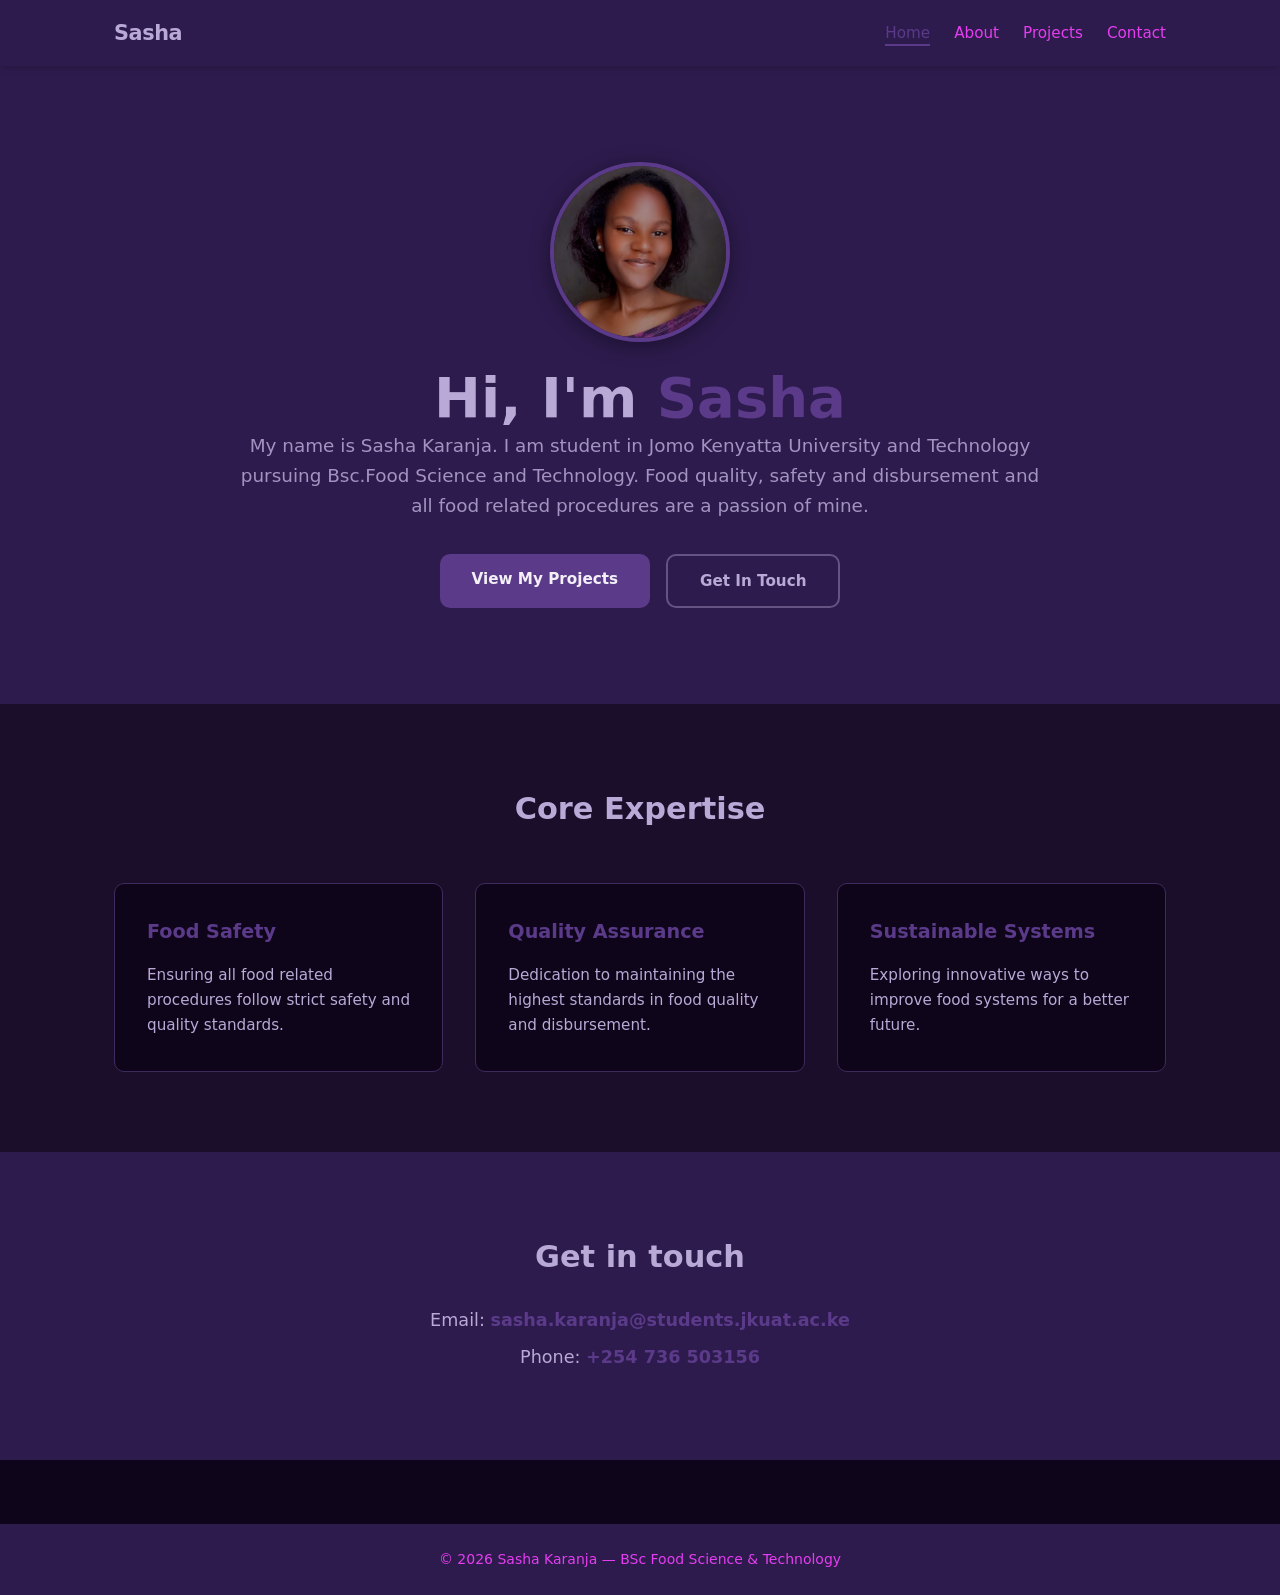
<file: index.html>
<!-- Paste this into EVERY HTML file and customise the <title> and <main> -->
<!DOCTYPE html>
<html lang="en">
<head>
  <meta charset="UTF-8">
  <!-- REQUIRED for responsive design on mobile -->
  <meta name="viewport" content="width=device-width, initial-scale=1.0">
  <meta name="description" content="Portfolio of Sasha — Food Science student at JKUAT">
  <title>Sasha | Portfolio</title>
  <link rel="stylesheet" href="css/style.css">
</head>
<body>

  <!-- Skip link: allows keyboard users to skip the nav -->
  <a href="#main" class="skip-link">Skip to main content</a>

  <header>
    <div class="container">
      <a href="index.html" class="logo">Sasha</a>
      <button class="nav-toggle" aria-label="Toggle navigation">
        <span></span><span></span><span></span>
      </button>
      <nav aria-label="Main navigation">
        <ul>
          <!-- Add class="active" to the current page's link -->
          <li><a href="index.html" class="active">Home</a></li>
          <li><a href="about.html">About</a></li>
          <li><a href="projects.html">Projects</a></li>
          <li><a href="contact.html">Contact</a></li>
        </ul>
      </nav>
    </div>
  </header>

  <main id="main">
    <!-- PAGE-SPECIFIC CONTENT GOES HERE -->
     
    <section class="hero">
    <div class="container">
        <div class="hero-content">
            <img src="images/profile.jpeg" alt="Sasha Karanja" class="hero-img">
            <h1>Hi, I'm <span class="accent">Sasha</span></h1>
            <p>My name is Sasha Karanja. I am student in Jomo Kenyatta University and Technology pursuing Bsc.Food Science and Technology. Food quality, safety and disbursement and all food related procedures are a passion of mine.</p>
        </div>
        <div class="hero-btns">
        <a href="projects.html" class="btn">View My Projects</a>
        <a href="contact.html" class="btn btn-outline">Get In Touch</a>
        </div>
    </div>
    </section>

    <section class="expertise-section">
        <div class="container">
            <h2>Core Expertise</h2>
            <div class="expertise-grid">
                <div class="expertise-item">
                    <h3>Food Safety</h3>
                    <p>Ensuring all food related procedures follow strict safety and quality standards.</p>
                </div>
                <div class="expertise-item">
                    <h3>Quality Assurance</h3>
                    <p>Dedication to maintaining the highest standards in food quality and disbursement.</p>
                </div>
                <div class="expertise-item">
                    <h3>Sustainable Systems</h3>
                    <p>Exploring innovative ways to improve food systems for a better future.</p>
                </div>
            </div>
        </div>
    </section>

    <section class="quick-contact">
        <div class="container">
            <h2>Get in touch</h2>
            <p>Email: <a href="mailto:sasha.karanja@students.jkuat.ac.ke">sasha.karanja@students.jkuat.ac.ke</a></p>
            <p>Phone: <a href="tel:+254736503156">+254 736 503156</a></p>
        </div>
    </section>
  </main>

  <footer>
    <div class="container">
      <p>&copy; <span id="year"></span> Sasha Karanja — BSc Food Science &amp; Technology</p>
    </div>
  </footer>
  <script src="js/script.js"></script>
  <script>
     document.getElementById('year').textContent = new Date().getFullYear();
  </script>
</body>
</html>
</file>
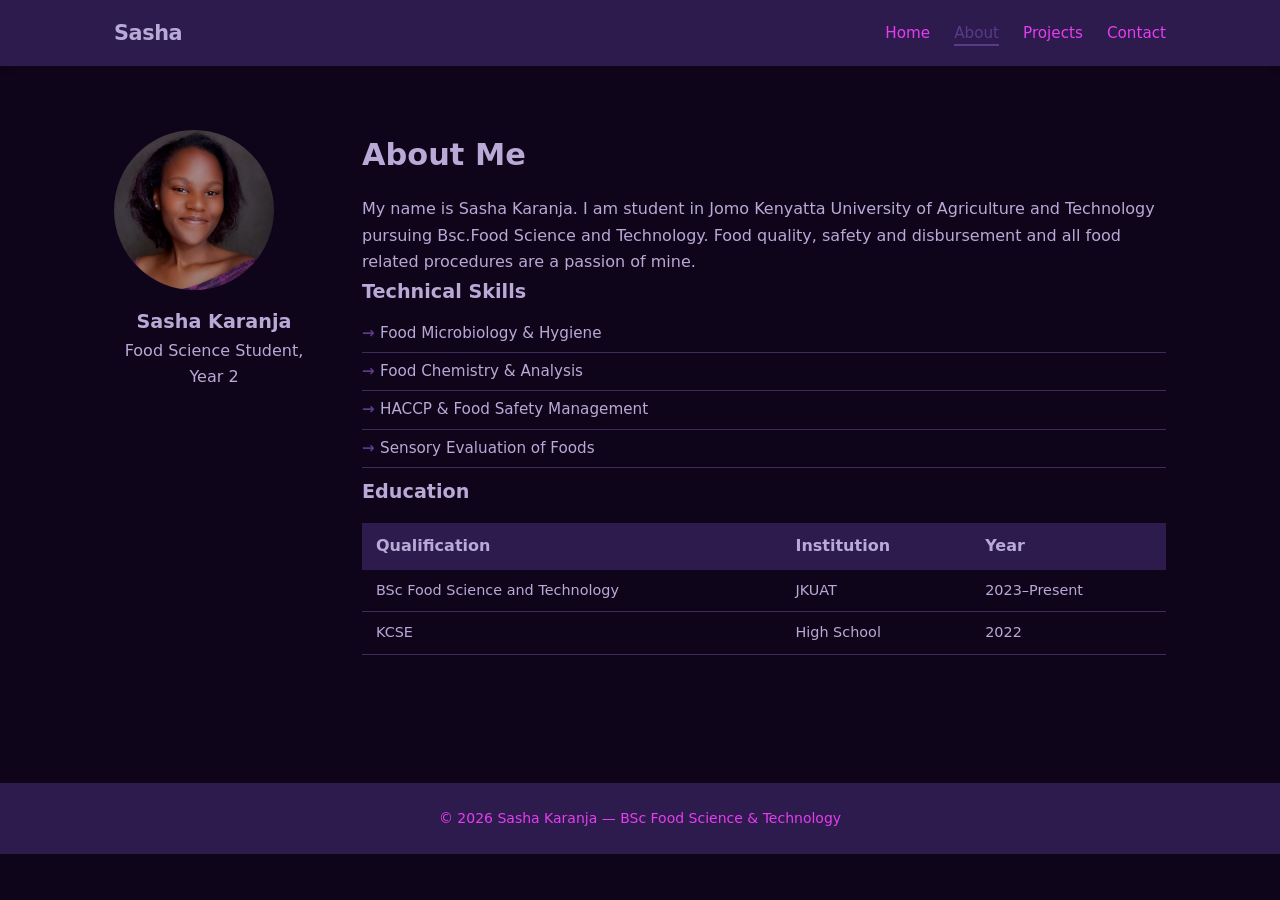
<file: about.html>
<!DOCTYPE html>
<html lang="en">
<head>
    <meta charset="UTF-8">
    <meta name="viewport" content="width=device-width, initial-scale=1.0">
    <meta name="description" content="About Sasha — Food Science student at JKUAT">
    <title>Sasha | About</title>
    <link rel="stylesheet" href="css/style.css">
</head>
<body>

  <!-- Skip link: allows keyboard users to skip the nav -->
  <a href="#main" class="skip-link">Skip to main content</a>

  <header>
    <div class="container">
      <a href="index.html" class="logo">Sasha</a>
      <button class="nav-toggle" aria-label="Toggle navigation">
        <span></span><span></span><span></span>
      </button>
      <nav aria-label="Main navigation">
        <ul>
          <li><a href="index.html">Home</a></li>
          <li><a href="about.html" class="active">About</a></li>
          <li><a href="projects.html">Projects</a></li>
          <li><a href="contact.html">Contact</a></li>
        </ul>
      </nav>
    </div>
  </header>

  <main id="main">
    <section class="about-section">
      <div class="container about-grid">
        <aside>
          <!-- Profile photo -->
          <img src="images/profile.jpeg"
              alt="Sasha Karanja — profile photo"
              class="profile-img">
          <h3>Sasha Karanja</h3>
          <p class="role">Food Science Student, Year 2</p>
        </aside>

        <div>
          <h2>About Me</h2>
          <p>My name is Sasha Karanja. I am  student in Jomo Kenyatta University of Agriculture and Technology pursuing Bsc.Food Science and Technology. Food quality, safety and disbursement and all food related procedures are a passion of mine.</p>

          <h3>Technical Skills</h3>
          <ul class="skills-list">
              <li>Food Microbiology &amp; Hygiene</li>
              <li>Food Chemistry &amp; Analysis</li>
              <li>HACCP &amp; Food Safety Management</li>
              <li>Sensory Evaluation of Foods</li>
              
          </ul>

          <h3>Education</h3>
          <table>
              <thead>
              <tr><th>Qualification</th><th>Institution</th><th>Year</th></tr>
              </thead>
              <tbody>
              <tr><td>BSc Food Science and Technology</td><td>JKUAT</td><td>2023–Present</td></tr>
              <tr><td>KCSE</td><td>High School</td><td>2022</td></tr>
              </tbody>
          </table>
        </div>
      </div>
    </section>
  </main>

  <footer>
    <div class="container">
      <p>&copy; <span id="year"></span> Sasha Karanja — BSc Food Science &amp; Technology</p>
    </div>
  </footer>
  <script src="js/script.js"></script>
  <script>
     document.getElementById('year').textContent = new Date().getFullYear();
  </script>
</body>
</html>
</file>
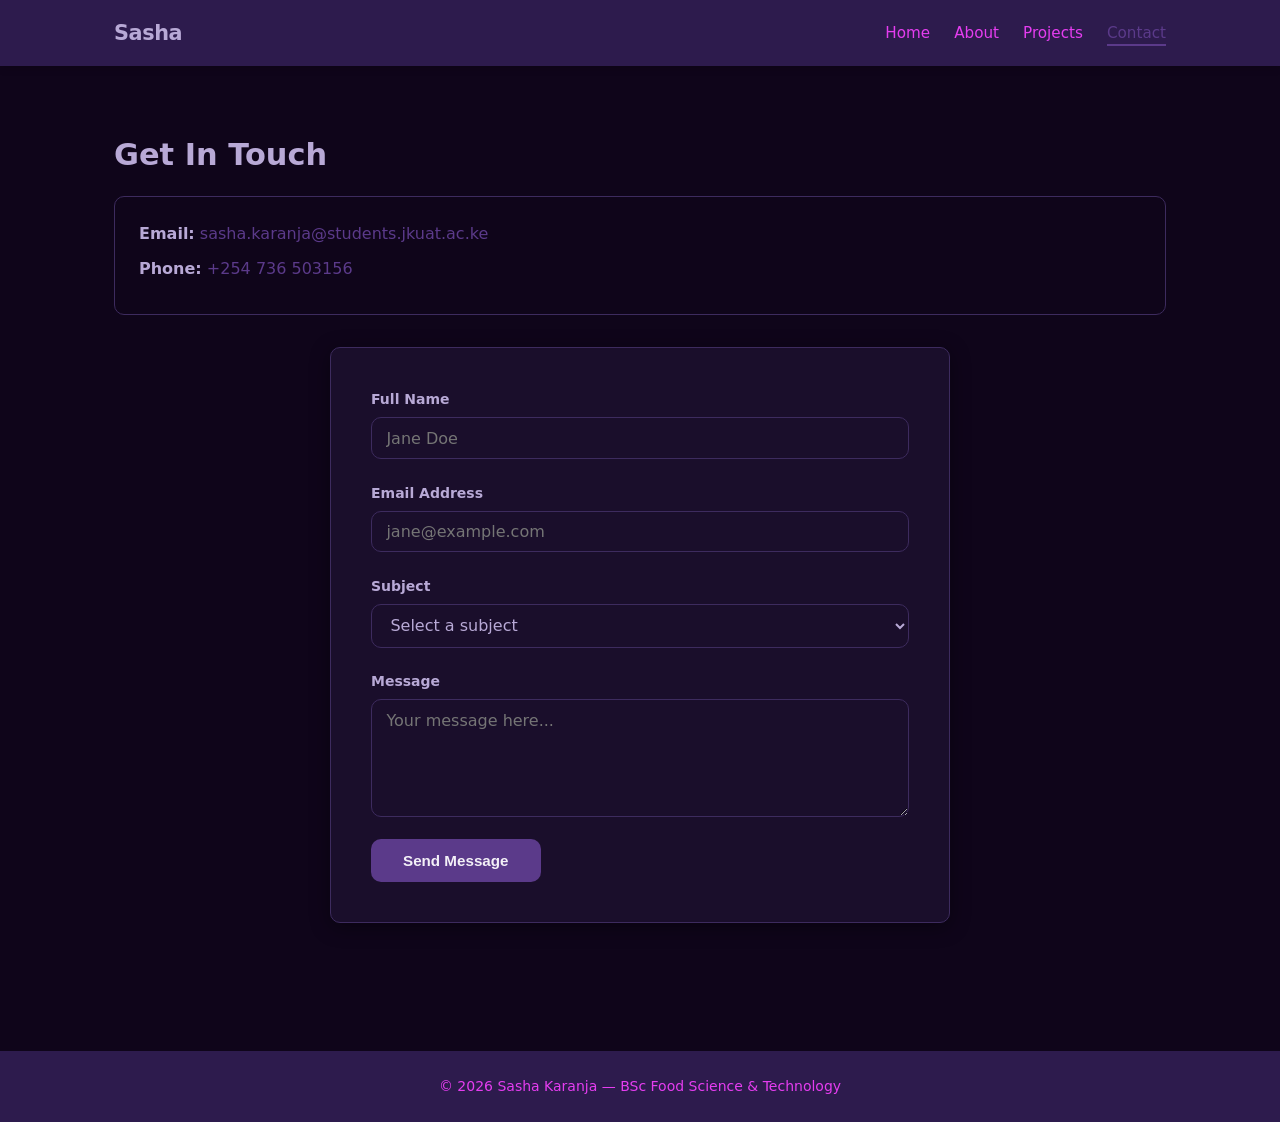
<file: contact.html>
<!DOCTYPE html>
<html lang="en">
<head>
    <meta charset="UTF-8">
    <meta name="viewport" content="width=device-width, initial-scale=1.0">
    <meta name="description" content="Contact Sasha — Food Science student at JKUAT">
    <title>Sasha | Contact</title>
    <link rel="stylesheet" href="css/style.css">
</head>
<body>

  <!-- Skip link: allows keyboard users to skip the nav -->
  <a href="#main" class="skip-link">Skip to main content</a>

  <header>
    <div class="container">
      <a href="index.html" class="logo">Sasha</a>
      <button class="nav-toggle" aria-label="Toggle navigation">
        <span></span><span></span><span></span>
      </button>
      <nav aria-label="Main navigation">
        <ul>
          <li><a href="index.html">Home</a></li>
          <li><a href="about.html">About</a></li>
          <li><a href="projects.html">Projects</a></li>
          <li><a href="contact.html" class="active">Contact</a></li>
        </ul>
      </nav>
    </div>
  </header>

  <main id="main">
    <section class="contact-section">
      <div class="container">
        <h2>Get In Touch</h2>
        <div class="contact-info">
            <p><strong>Email:</strong> <a href="mailto:sasha.karanja@students.jkuat.ac.ke">sasha.karanja@students.jkuat.ac.ke</a></p>
            <p><strong>Phone:</strong> <a href="tel:+254736503156">+254 736 503156</a></p>
        </div>
        <!-- action="#" keeps the form on the same page (no backend for this lab) -->
        <form class="contact-form" action="#" method="POST" novalidate>

          <div class="form-group">
            <label for="name">Full Name</label>
            <input type="text" id="name" name="name"
                placeholder="Jane Doe" required>
          </div>

          <div class="form-group">
            <label for="email">Email Address</label>
            <input type="email" id="email" name="email"
                placeholder="jane@example.com" required>
          </div>

          <div class="form-group">
            <label for="subject">Subject</label>
            <select id="subject" name="subject">
              <option value="">Select a subject</option>
              <option>Collaboration</option>
              <option>Employment Opportunity</option>
              <option>General Enquiry</option>
            </select>
          </div>

          <div class="form-group">
            <label for="message">Message</label>
            <textarea id="message" name="message" rows="5"
                placeholder="Your message here..." required></textarea>
          </div>

          <button type="submit" class="btn">Send Message</button>
        </form>
      </div>
    </section>
  </main>

  <footer>
    <div class="container">
      <p>&copy; <span id="year"></span> Sasha Karanja — BSc Food Science &amp; Technology</p>
    </div>
  </footer>
  <script src="js/script.js"></script>
  <script>
     document.getElementById('year').textContent = new Date().getFullYear();
  </script>
</body>
</html>
</file>
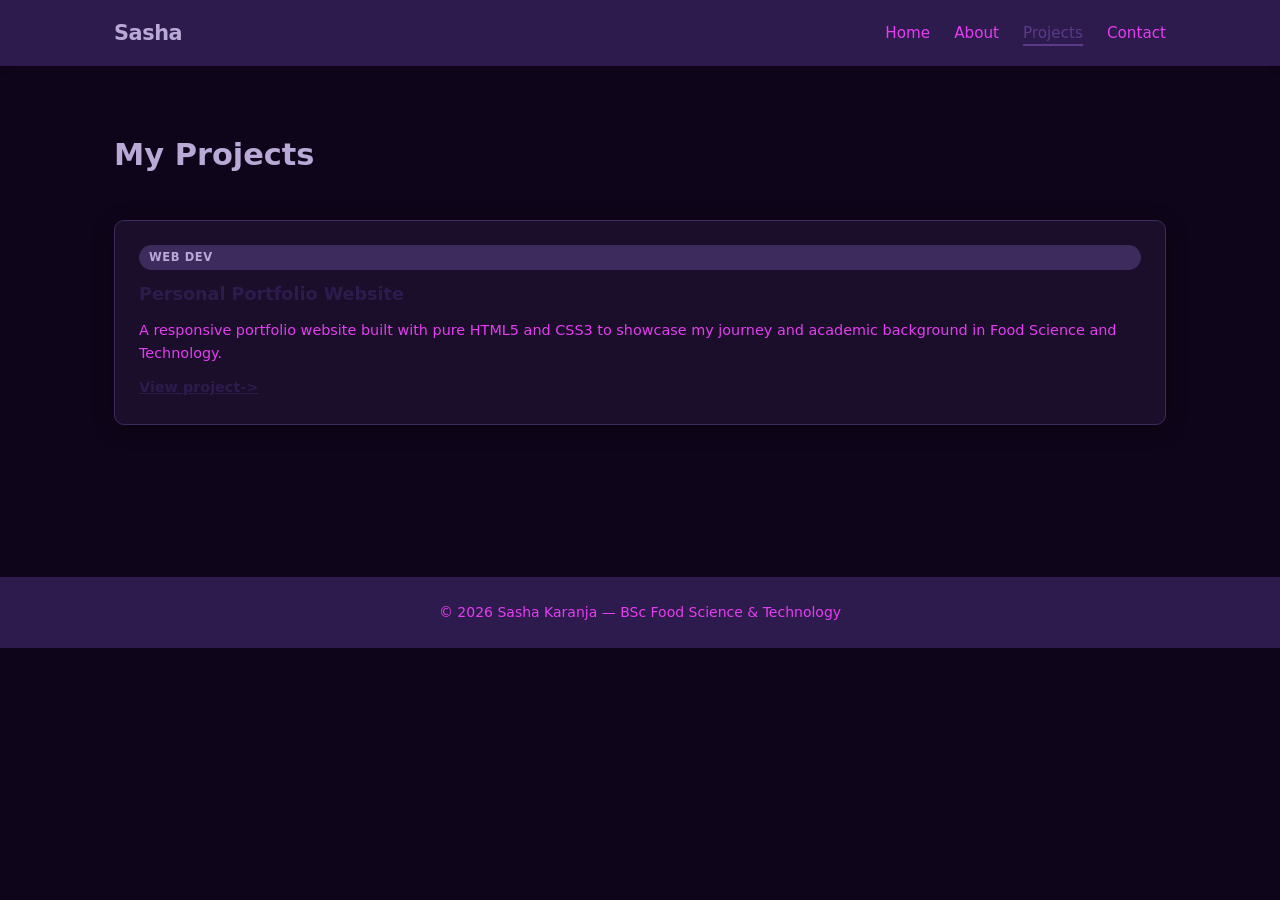
<file: projects.html>
<!DOCTYPE html>
<html lang="en">
<head>
    <meta charset="UTF-8">
    <meta name="viewport" content="width=device-width, initial-scale=1.0">
    <meta name="description" content="Projects by Sasha — Food Science student at JKUAT">
    <title>Sasha | Projects</title>
    <link rel="stylesheet" href="css/style.css">
</head>
<body>

  <!-- Skip link: allows keyboard users to skip the nav -->
  <a href="#main" class="skip-link">Skip to main content</a>

  <header>
    <div class="container">
      <a href="index.html" class="logo">Sasha</a>
      <button class="nav-toggle" aria-label="Toggle navigation">
        <span></span><span></span><span></span>
      </button>
      <nav aria-label="Main navigation">
        <ul>
          <li><a href="index.html">Home</a></li>
          <li><a href="about.html">About</a></li>
          <li><a href="projects.html" class="active">Projects</a></li>
          <li><a href="contact.html">Contact</a></li>
        </ul>
      </nav>
    </div>
  </header>

  <main id="main">
    <section class="projects-section">
      <div class="container">
        <h2>My Projects</h2>
        <div class="cards">

          <!-- Project: Personal Portfolio -->
          <article class="card">
            <span class="card-tag">Web Dev</span>
            <h3>Personal Portfolio Website</h3>
            <p>A responsive portfolio website built with pure HTML5 and CSS3 to showcase 
            my journey and academic background in Food Science and Technology.</p>
            <a href="https://portfolio-bice-phi-57.vercel.app" class="card-link">View project-></a>
          </article>
          

        </div>
      </div>
    </section>
  </main>

  <footer>
    <div class="container">
      <p>&copy; <span id="year"></span> Sasha Karanja — BSc Food Science &amp; Technology</p>
    </div>
  </footer>
  <script src="js/script.js"></script>
  <script>
     document.getElementById('year').textContent = new Date().getFullYear();
  </script>
</body>
</html>
</file>
<file: css/style.css>
/* === 1. RESET & BOX-SIZING === */
*, *::before, *::after {
  box-sizing: border-box;
  margin: 0;
  padding: 0;
}

/* === 2. CSS CUSTOM PROPERTIES (change these to personalise) === */
:root {
  --clr-primary:  #2d1b4d;  /* Dark purple primary */
  --clr-accent:   #5b3a8a;  /* Deeper purple accent (not bright) */
  --clr-text:     #b8a9d6;  /* Muted lavender text */
  --clr-muted:    #e53df0;  /* Muted purple for secondary text */
  --clr-bg:       #0f051a;  /* Very dark purple background */
  --clr-white:    #1a0e2b;  /* Darker surface color for cards/forms */
  --clr-border:   #3d2b5e;  /* Subtle purple border */
  --radius:       10px;
  --shadow:       0 4px 20px rgba(0,0,0,0.4);
  --max-width:    1100px;
}

/* === 3. BASE TYPOGRAPHY === */
body {
  font-family: 'Segoe UI', system-ui, Arial, sans-serif;
  font-size: 16px;
  line-height: 1.65;
  color: var(--clr-text);
  background: var(--clr-bg);
}
h1 { font-size: clamp(2rem, 5vw, 3.5rem); line-height: 1.15; }
h2 { font-size: 1.9rem; margin-bottom: 1rem; }
h3 { font-size: 1.2rem; }
a  { color: var(--clr-primary); }
img{ max-width: 100%; height: auto; display: block; }

/* === 4. LAYOUT CONTAINER === */
.container {
  max-width: var(--max-width);
  margin: 0 auto;
  padding: 0 1.5rem;
}

/* === 5. SKIP LINK (accessibility) === */
.skip-link {
  position: absolute;
  top: -100px;
  left: 0;
  background: var(--clr-primary);
  color: var(--clr-text);
  padding: 0.5rem 1rem;
  z-index: 9999;
  text-decoration: none;
}
.skip-link:focus { top: 0; }

/* === 6. HEADER + NAVIGATION (Flexbox) === */
header {
  background: var(--clr-primary);
  padding: 1rem 0;
  position: sticky;
  top: 0;
  z-index: 100;
  box-shadow: 0 2px 8px rgba(0,0,0,0.15);
}
header .container {
  display: flex;              /* FLEXBOX — row layout */
  justify-content: space-between;
  align-items: center;
  flex-wrap: wrap;
  gap: 0.75rem;
}
.logo {
  font-size: 1.3rem;
  font-weight: 700;
  color: var(--clr-text);
  text-decoration: none;
  letter-spacing: -0.02em;
}
nav ul  { list-style: none; display: flex; gap: 1.5rem; }
nav a   {
  color: var(--clr-muted);
  text-decoration: none;
  font-size: 0.95rem;
  font-weight: 500;
  padding-bottom: 2px;
  border-bottom: 2px solid transparent;
  transition: all 0.2s;
}
nav a:hover, nav a.active {
  color: var(--clr-accent);
  border-bottom-color: var(--clr-accent);
}

/* === 7. HERO SECTION === */
.hero {
  background: var(--clr-primary);
  color: var(--clr-text);
  padding: 6rem 1.5rem;
  text-align: center;
}
.hero .accent { color: var(--clr-accent); }
.hero .tagline {
  font-size: 1.15rem;
  opacity: 0.75;
  margin: 0.75rem 0 0.5rem;
}
.hero p {
  max-width: 800px;
  margin: 0 auto 2rem;
  opacity: 0.85;
  font-size: 1.15rem;
}
.hero-img {
  width: 180px;
  height: 180px;
  border-radius: 50%;
  object-fit: cover;
  margin-bottom: 1.5rem;
  border: 4px solid var(--clr-accent);
  box-shadow: var(--shadow);
}
.hero-content {
    display: flex;
    flex-direction: column;
    align-items: center;
}
.hero-btns { display: flex; gap: 1rem; justify-content: center; flex-wrap: wrap; }

/* === 8. BUTTONS === */
.btn {
  display: inline-block;
  padding: 0.8rem 2rem;
  background: var(--clr-accent);
  color: #f3f0f7;
  border-radius: var(--radius);
  text-decoration: none;
  font-weight: 600;
  font-size: 0.95rem;
  border: none;
  cursor: pointer;
  transition: transform 0.15s, opacity 0.15s;
}
.btn:hover     { opacity: 0.88; transform: translateY(-1px); }
.btn-outline   {
  background: transparent;
  border: 2px solid rgba(184,169,214,0.4);
  color: var(--clr-text);
}
.btn-outline:hover { border-color: var(--clr-text); }
 
 .back-btn {
   display: inline-block;
   margin-bottom: 2rem;
   color: var(--clr-muted);
   text-decoration: none;
   font-size: 0.9rem;
   font-weight: 600;
   transition: color 0.2s;
 }
 .back-btn:hover {
   color: var(--clr-text);
 }

/* === 9. PROJECT CARDS (CSS Grid) === */
.projects-section { padding: 4rem 0; }
.cards {
  display: grid;
  grid-template-columns: repeat(auto-fit, minmax(260px, 1fr));
  gap: 1.5rem;
  padding: 1.5rem 0;
}
.card {
  background: var(--clr-white);
  border-radius: var(--radius);
  padding: 1.5rem;
  border: 1px solid var(--clr-border);
  box-shadow: var(--shadow);
  display: flex;
  flex-direction: column;
  gap: 0.6rem;
  transition: transform 0.2s, box-shadow 0.2s;
}
.card:hover  { transform: translateY(-3px); box-shadow: 0 8px 24px rgba(0,0,0,0.1); }
.card-tag {
  display: inline-block;
  background: #3d2b5e;
  color: #b8a9d6;
  font-size: 0.72rem;
  font-weight: 600;
  padding: 3px 10px;
  border-radius: 20px;
  text-transform: uppercase;
  letter-spacing: 0.05em;
}
.card h3    { font-size: 1.1rem; color: var(--clr-primary); }
.card p     { font-size: 0.9rem; color: var(--clr-muted); flex: 1; }
.card-link  { margin-top: auto; font-weight: 600; font-size: 0.9rem; }

/* === 10. EXPERTISE & CONTACT SECTIONS === */
.expertise-section {
    padding: 5rem 0;
    background: var(--clr-white);
}
.expertise-section h2 {
    text-align: center;
    margin-bottom: 3rem;
    color: var(--clr-text);
}
.expertise-grid {
    display: grid;
    grid-template-columns: repeat(auto-fit, minmax(300px, 1fr));
    gap: 2rem;
}
.expertise-item {
    background: var(--clr-bg);
    padding: 2rem;
    border-radius: var(--radius);
    border: 1px solid var(--clr-border);
    transition: transform 0.3s;
}
.expertise-item:hover {
    transform: translateY(-5px);
}
.expertise-item h3 {
    color: var(--clr-accent);
    margin-bottom: 1rem;
}
.expertise-item p {
    font-size: 0.95rem;
}

.quick-contact {
    padding: 5rem 0;
    text-align: center;
    background: var(--clr-primary);
}
.quick-contact h2 {
    margin-bottom: 1.5rem;
}
.quick-contact p {
    font-size: 1.1rem;
    margin-bottom: 0.5rem;
}
.quick-contact a {
    color: var(--clr-accent);
    text-decoration: none;
    font-weight: 600;
}
.quick-contact a:hover {
    text-decoration: underline;
}

.contact-info {
    margin-bottom: 2rem;
    padding: 1.5rem;
    background: var(--clr-bg);
    border-radius: var(--radius);
    border: 1px solid var(--clr-border);
}
.contact-info p {
    margin-bottom: 0.5rem;
    font-size: 1rem;
}
.contact-info a {
    color: var(--clr-accent);
    text-decoration: none;
}

/* === 10. ABOUT PAGE === */
.about-section  { padding: 4rem 0; }
.profile-img    { width: 160px; height: 160px; border-radius: 50%; object-fit: cover; margin-bottom: 1rem; }
.skills-list    { list-style: none; padding: 0.5rem 0; }
.skills-list li { padding: 6px 0; border-bottom: 1px solid var(--clr-border); font-size: 0.95rem; }
.skills-list li::before { content: "→ "; color: var(--clr-accent); font-weight: 700; }

table          { width: 100%; border-collapse: collapse; margin-top: 1rem; }
table th       { background: var(--clr-primary); color: var(--clr-text); padding: 10px 14px; text-align: left; }
table td       { padding: 9px 14px; border-bottom: 1px solid var(--clr-border); font-size: 0.9rem; }
table tr:nth-child(even) td { background: var(--clr-bg); }

/* === 11. CONTACT FORM === */
.contact-section  { padding: 4rem 0; }
.contact-form     { max-width: 620px; margin: 0 auto; background: var(--clr-white); padding: 2.5rem; border-radius: var(--radius); border: 1px solid var(--clr-border); box-shadow: var(--shadow); }
.form-group       { display: flex; flex-direction: column; gap: 6px; margin-bottom: 1.4rem; }
label             { font-size: 0.875rem; font-weight: 600; color: var(--clr-text); }
input, select, textarea {
  width: 100%;
  padding: 0.65rem 0.9rem;
  border: 1.5px solid var(--clr-border);
  background: var(--clr-white);
  color: var(--clr-text);
  border-radius: var(--radius);
  font-size: 1rem;
  font-family: inherit;
  transition: border-color 0.2s, box-shadow 0.2s;
}
input:focus, select:focus, textarea:focus {
  outline: none;
  border-color: var(--clr-accent);
  box-shadow: 0 0 0 3px rgba(138,107,189,0.15);
}

/* === 12. FOOTER === */
footer {
  background: var(--clr-primary);
  color: var(--clr-muted);
  text-align: center;
  padding: 1.5rem;
  font-size: 0.875rem;
  margin-top: 4rem;
}

/* === 13. ABOUT GRID (Flexbox) === */
.about-grid {
  display: flex;
  gap: 3rem;
  align-items: flex-start;
}
.about-grid aside {
  flex: 0 0 200px;
  text-align: center;
}
.about-grid > div {
  flex: 1;
}

/* === 14. HAMBURGER MENU TOGGLE === */
.nav-toggle {
  display: none;
  background: none;
  border: none;
  cursor: pointer;
  padding: 0.25rem;
}
.nav-toggle span {
  display: block;
  width: 24px;
  height: 2px;
  background: var(--clr-text);
  margin: 5px 0;
  border-radius: 2px;
  transition: transform 0.3s, opacity 0.3s;
}

/* === 15. RESPONSIVE — TABLET (≤ 768px) === */
@media (max-width: 768px) {
  .nav-toggle {
    display: block;
  }
  nav ul {
    display: none;
    flex-direction: column;
    width: 100%;
    gap: 0;
    padding-top: 0.75rem;
  }
  nav ul.open {
    display: flex;
  }
  nav ul li a {
    display: block;
    padding: 0.6rem 0;
    border-bottom: 1px solid var(--clr-border);
  }
  header .container {
    flex-wrap: wrap;
  }
  .about-grid {
    flex-direction: column;
    align-items: center;
    gap: 2rem;
  }
  .about-grid aside {
    flex: none;
    width: 100%;
  }
  .hero {
    padding: 4rem 1.5rem;
  }
  h1 {
    font-size: clamp(1.6rem, 5vw, 2.5rem);
  }
}

/* === 16. RESPONSIVE — MOBILE (≤ 480px) === */
@media (max-width: 480px) {
  .cards {
    grid-template-columns: 1fr;
  }
  .hero {
    padding: 3rem 1rem;
  }
  .contact-form {
    padding: 1.5rem;
  }
  .hero-btns {
    flex-direction: column;
    align-items: center;
  }
}
</file>
